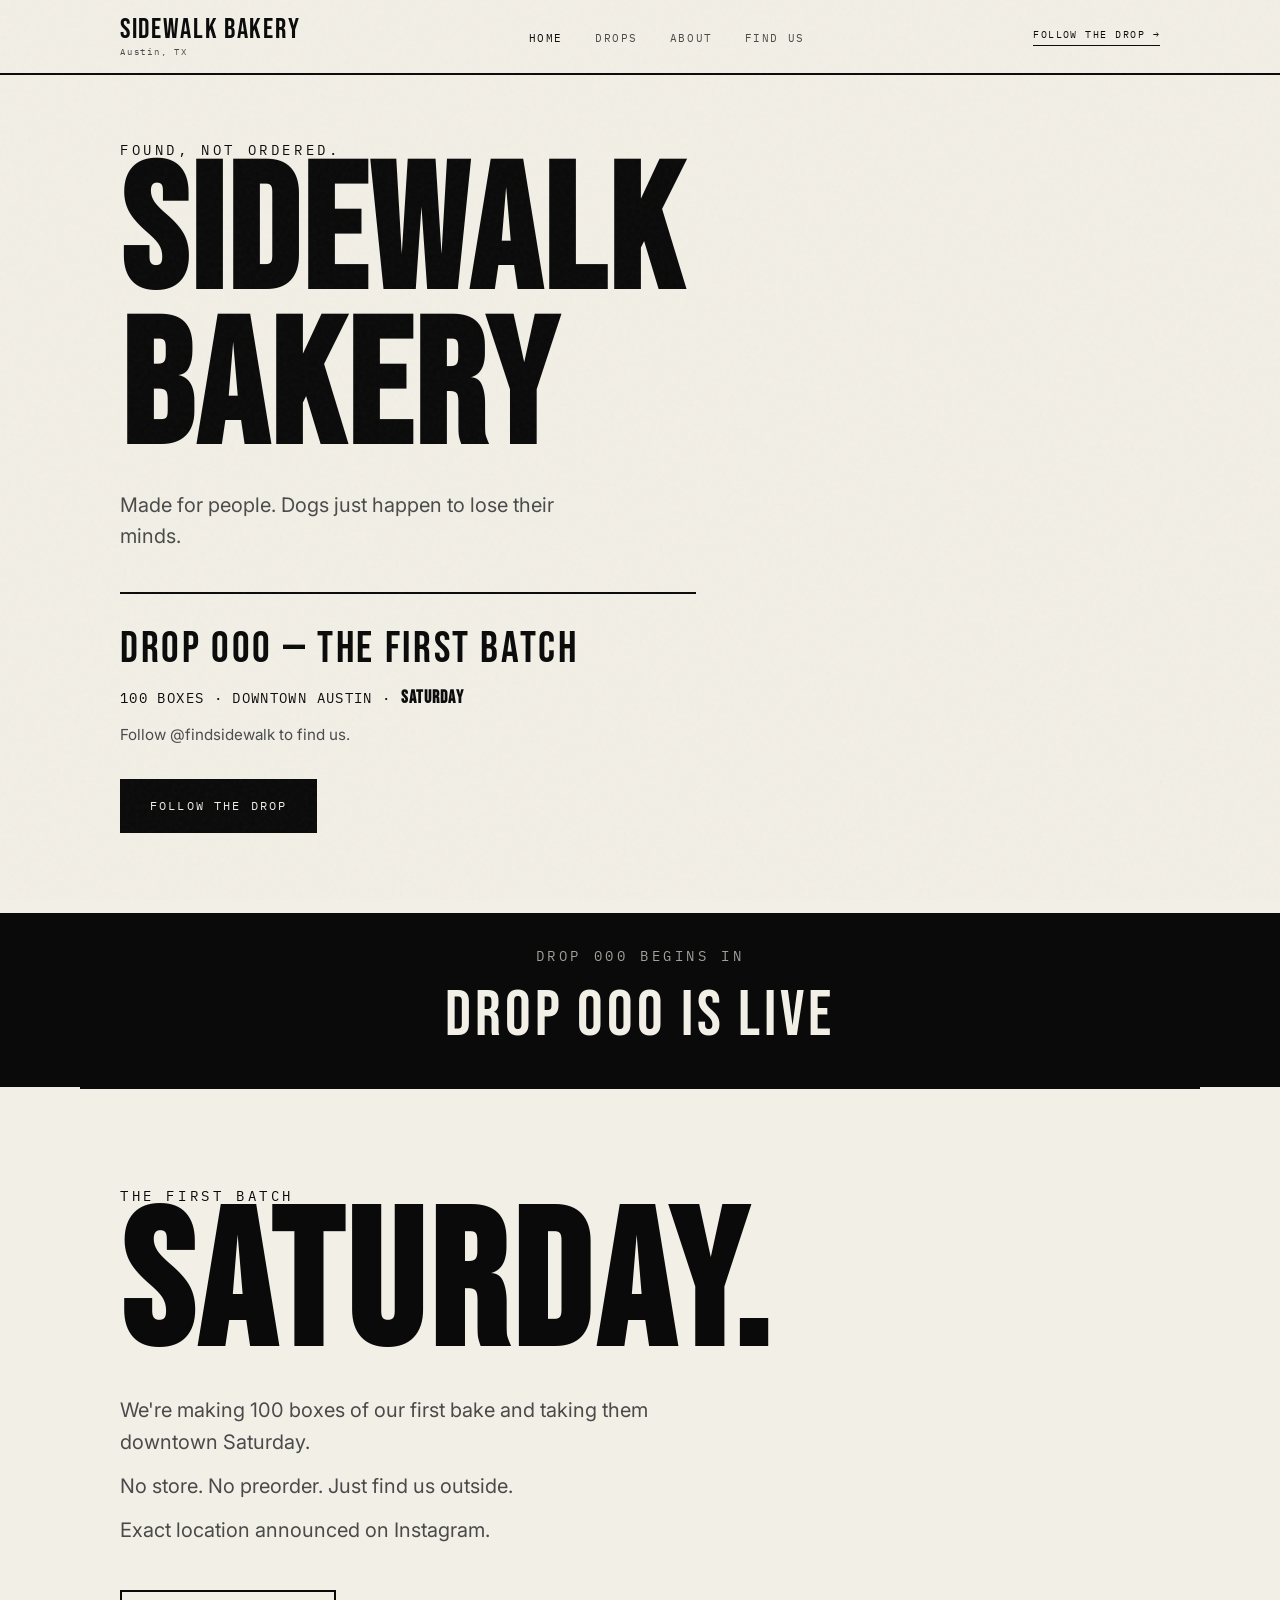
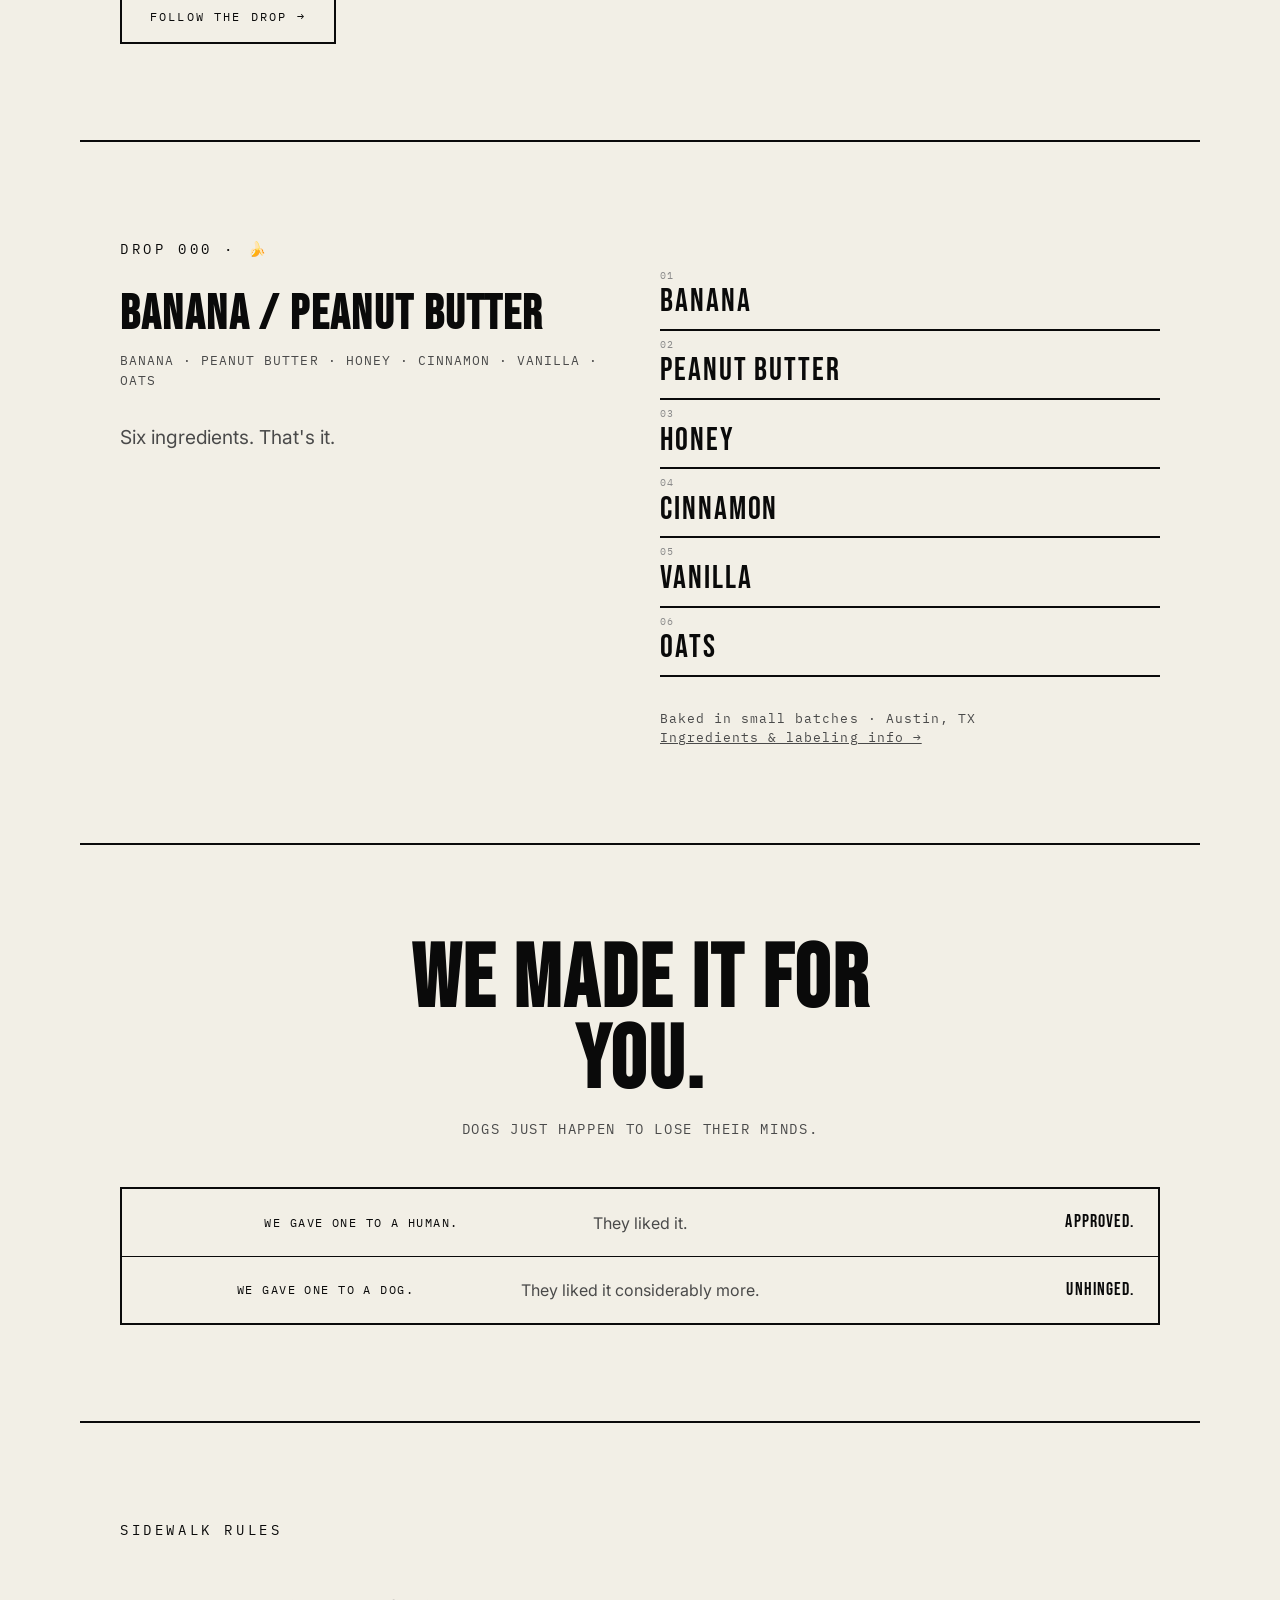
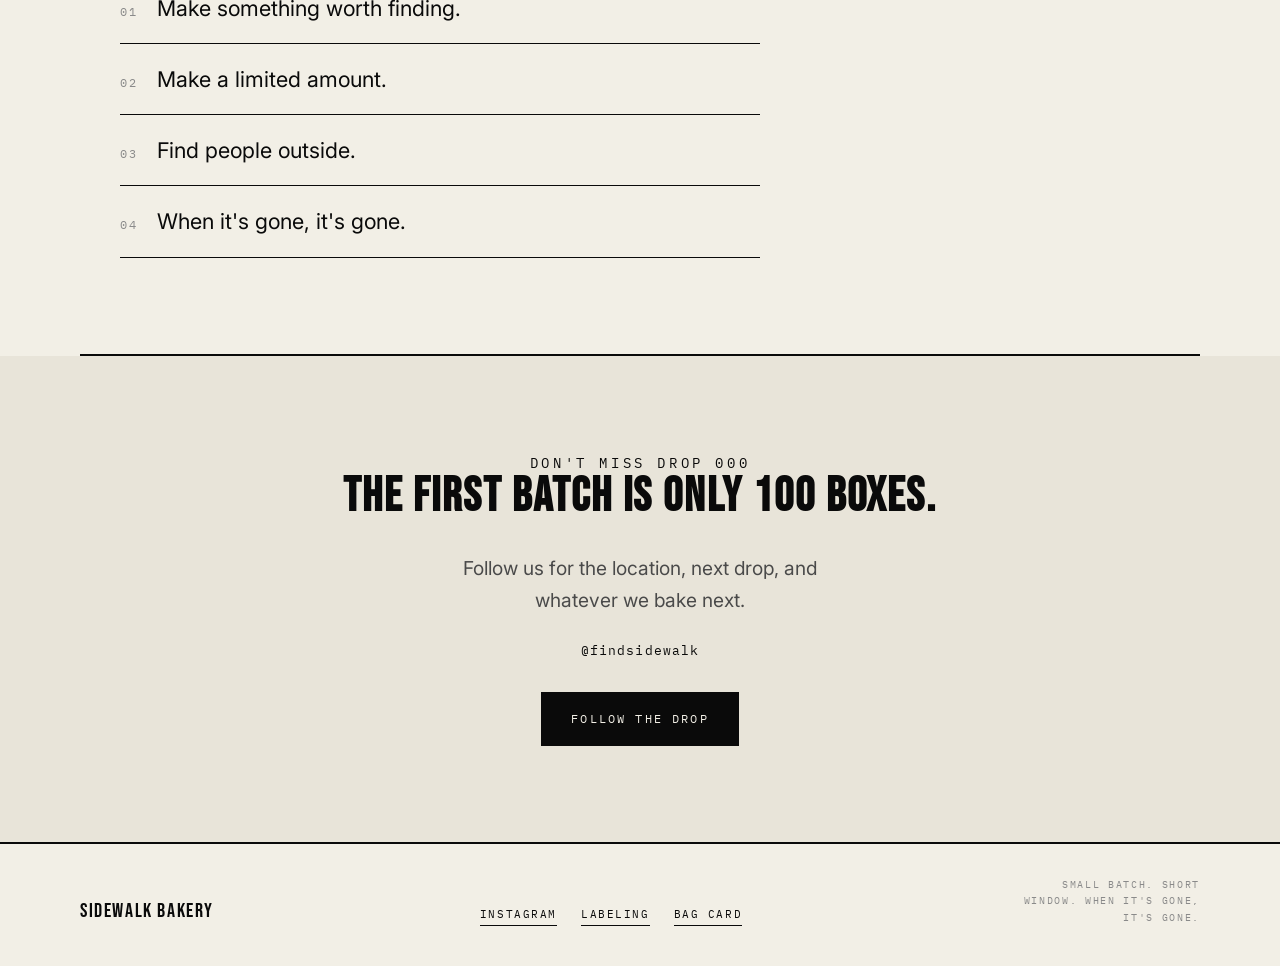
<file: index.html>
<!DOCTYPE html>
<html lang="en">
<head>
  <meta charset="UTF-8">
  <meta name="viewport" content="width=device-width, initial-scale=1.0">
  <title>Sidewalk Bakery — Found, Not Ordered</title>
  <meta name="description" content="Drop 000. 100 boxes downtown Austin, Saturday. Found, not ordered.">
  <link rel="preconnect" href="https://fonts.googleapis.com">
  <link rel="preconnect" href="https://fonts.gstatic.com" crossorigin>
  <link href="https://fonts.googleapis.com/css2?family=Bebas+Neue&family=IBM+Plex+Mono:wght@400;500&family=Inter:wght@400;500;600&display=swap" rel="stylesheet">
  <link rel="stylesheet" href="css/styles.css">
</head>
<body>
  <header class="site-header">
    <div class="header-inner">
      <a href="index.html" class="logo">
        Sidewalk Bakery
        <span>Austin, TX</span>
      </a>
      <nav>
        <ul class="nav">
          <li><a href="index.html" class="active">Home</a></li>
          <li><a href="drops.html">Drops</a></li>
          <li><a href="about.html">About</a></li>
          <li><a href="find-us.html">Find Us</a></li>
        </ul>
      </nav>
      <a href="#" class="nav-cta-header" data-instagram-link target="_blank" rel="noopener">Follow the Drop →</a>
    </div>
  </header>

  <main>
    <section class="section hero">
      <p class="tagline">Found, Not Ordered.</p>
      <h1 class="display-xl">Sidewalk<br>Bakery</h1>
      <p class="hero-hook">Made for people. Dogs just happen to lose their minds.</p>

      <div class="hero-drop-block">
        <p class="hero-drop-title">Drop 000 — The First Batch</p>
        <p class="hero-drop-meta">100 boxes · Downtown Austin · <strong class="saturday-hit">Saturday</strong></p>
        <p class="hero-drop-follow">Follow <span data-instagram-handle>@findsidewalk</span> to find us.</p>
        <a href="#" class="btn mt-md" data-instagram-link target="_blank" rel="noopener">Follow the Drop</a>
      </div>
    </section>

    <section class="section countdown-section">
      <p class="tagline text-center">Drop 000 begins in</p>
      <div class="countdown-display" id="drop-countdown" aria-live="polite"></div>
    </section>

    <hr class="rule">

    <section class="section saturday-section">
      <p class="tagline">The First Batch</p>
      <h2 class="display-lg saturday-headline">Saturday.</h2>
      <div class="saturday-copy">
        <p>We're making 100 boxes of our first bake and taking them downtown Saturday.</p>
        <p>No store. No preorder. Just find us outside.</p>
        <p>Exact location announced on Instagram.</p>
      </div>
      <a href="#" class="btn btn-outline mt-md" data-instagram-link target="_blank" rel="noopener">Follow the Drop →</a>
    </section>

    <hr class="rule">

    <section class="section">
      <div class="product-block">
        <div>
          <p class="tagline mb-md">Drop 000 · 🍌</p>
          <h2 class="display-md">Banana / Peanut Butter</h2>
          <p class="product-ingredient-line">Banana · Peanut Butter · Honey · Cinnamon · Vanilla · Oats</p>
          <p class="lead mt-md">Six ingredients. That's it.</p>
        </div>
        <div>
          <ul class="ingredient-list ingredient-list-compact">
            <li><span>01</span>Banana</li>
            <li><span>02</span>Peanut Butter</li>
            <li><span>03</span>Honey</li>
            <li><span>04</span>Cinnamon</li>
            <li><span>05</span>Vanilla</li>
            <li><span>06</span>Oats</li>
          </ul>
          <p class="mono mt-md text-muted">Baked in small batches · Austin, TX</p>
          <p class="mono text-muted"><a href="labeling.html">Ingredients &amp; labeling info →</a></p>
        </div>
      </div>
    </section>

    <hr class="rule">

    <section class="section concept-section">
      <h2 class="display-lg concept-headline">We made it for you.</h2>
      <p class="concept-sub">Dogs just happen to lose their minds.</p>
      <div class="taste-grid mt-lg">
        <div class="taste-row">
          <span class="subject">We gave one to a human.</span>
          <span class="verdict">They liked it.</span>
          <span class="reaction">Approved.</span>
        </div>
        <div class="taste-row">
          <span class="subject">We gave one to a dog.</span>
          <span class="verdict">They liked it considerably more.</span>
          <span class="reaction">Unhinged.</span>
        </div>
      </div>
    </section>

    <hr class="rule">

    <section class="section">
      <p class="tagline mb-md">Sidewalk Rules</p>
      <ol class="rules-list">
        <li><span class="rules-num">01</span>Make something worth finding.</li>
        <li><span class="rules-num">02</span>Make a limited amount.</li>
        <li><span class="rules-num">03</span>Find people outside.</li>
        <li><span class="rules-num">04</span>When it's gone, it's gone.</li>
      </ol>
    </section>

    <hr class="rule">

    <section class="section cta-bottom text-center">
      <p class="tagline">Don't miss drop 000</p>
      <h2 class="display-md mb-md">The first batch is only 100 boxes.</h2>
      <p class="lead" style="margin: 0 auto 1.5rem;">
        Follow us for the location, next drop, and whatever we bake next.
      </p>
      <p class="mono mb-md"><span data-instagram-handle>@findsidewalk</span></p>
      <a href="#" class="btn" data-instagram-link target="_blank" rel="noopener">Follow the Drop</a>
    </section>
  </main>

  <footer class="site-footer">
    <div class="footer-inner">
      <div class="footer-brand">Sidewalk Bakery</div>
      <div class="footer-links">
        <a href="#" class="footer-social" data-instagram-link target="_blank" rel="noopener">Instagram</a>
        <a href="labeling.html" class="footer-social">Labeling</a>
        <a href="card.html" class="footer-social">Bag Card</a>
      </div>
      <p class="footer-note">Small batch. Short window. When it's gone, it's gone.</p>
    </div>
  </footer>

  <script src="js/config.js"></script>
  <script src="js/main.js"></script>
</body>
</html>
</file>
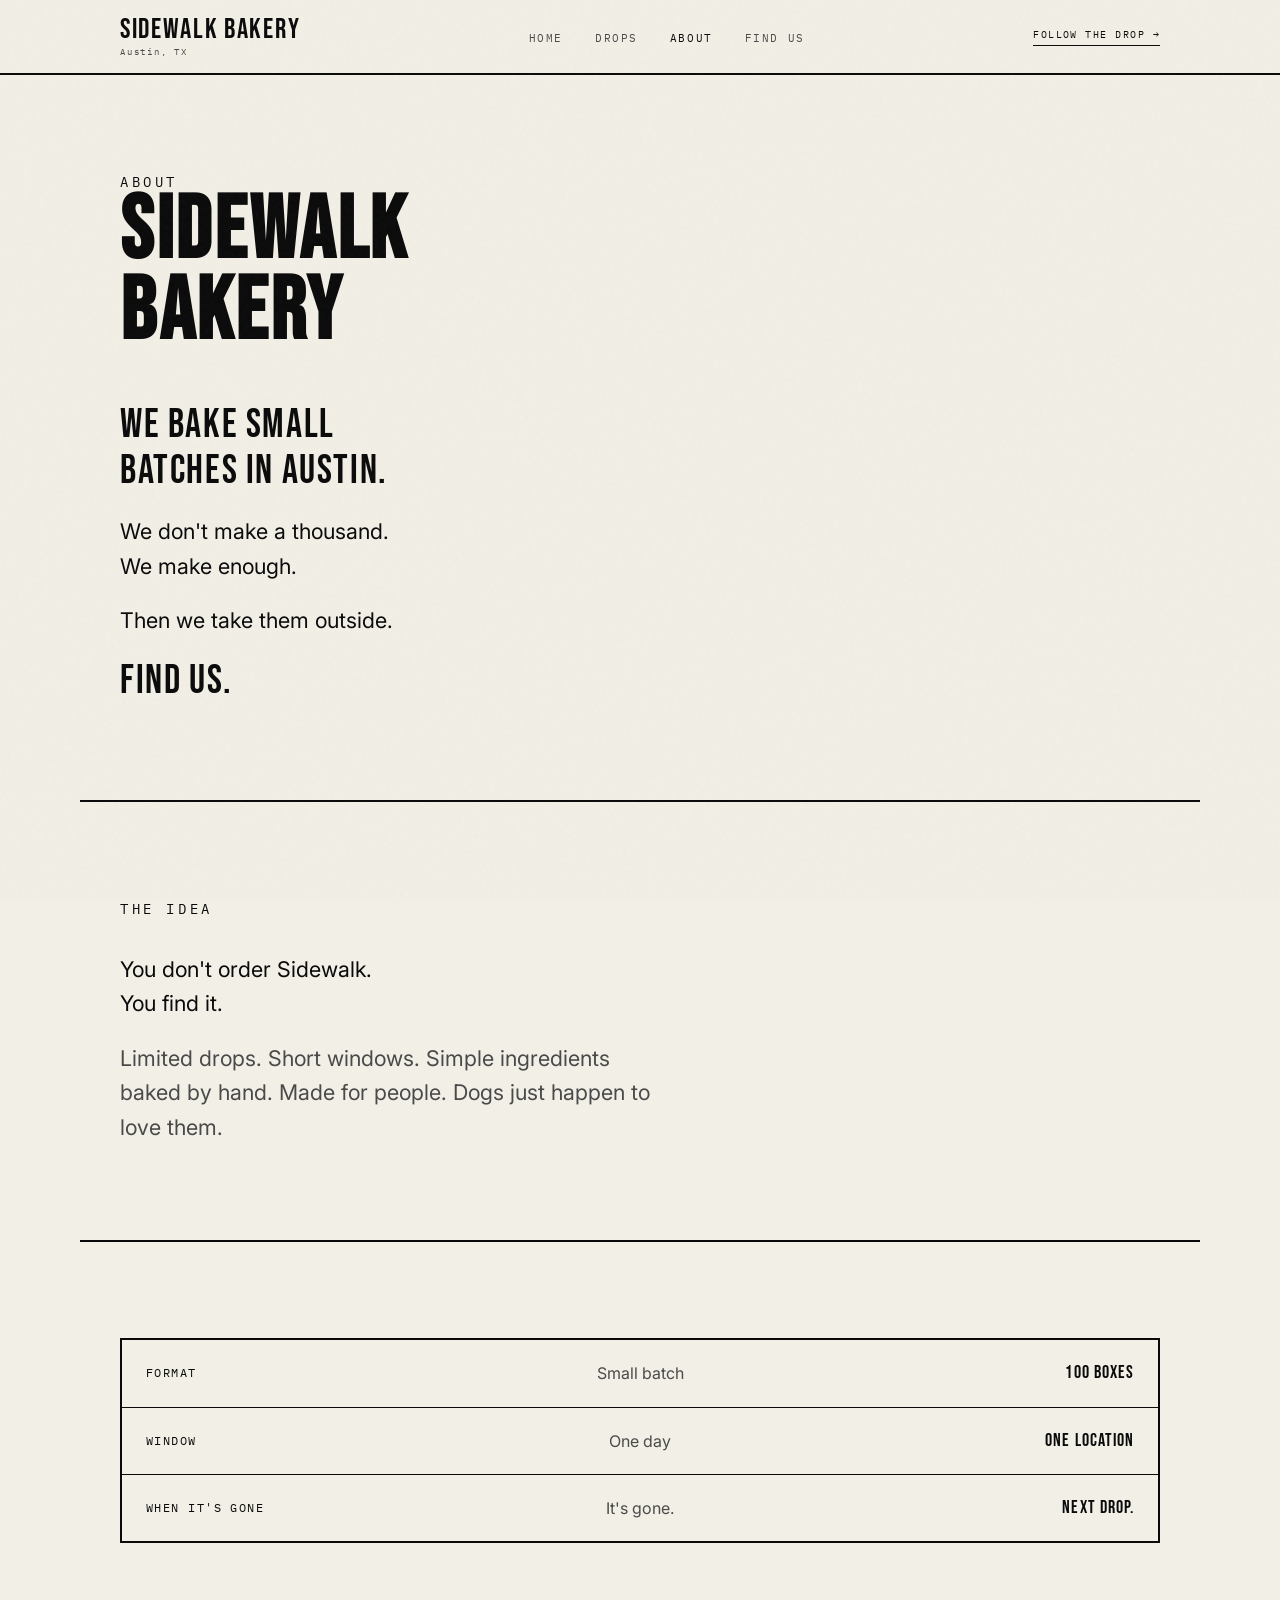
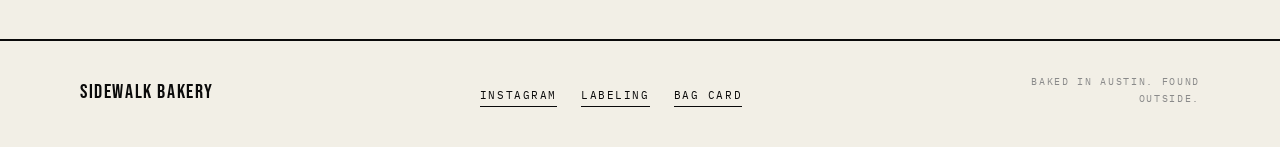
<file: about.html>
<!DOCTYPE html>
<html lang="en">
<head>
  <meta charset="UTF-8">
  <meta name="viewport" content="width=device-width, initial-scale=1.0">
  <title>About — Sidewalk Bakery</title>
  <meta name="description" content="Small-batch baked goods from Austin. We don't make a thousand. We make enough.">
  <link rel="preconnect" href="https://fonts.googleapis.com">
  <link rel="preconnect" href="https://fonts.gstatic.com" crossorigin>
  <link href="https://fonts.googleapis.com/css2?family=Bebas+Neue&family=IBM+Plex+Mono:wght@400;500&family=Inter:wght@400;500;600&display=swap" rel="stylesheet">
  <link rel="stylesheet" href="css/styles.css">
</head>
<body>
  <header class="site-header">
    <div class="header-inner">
      <a href="index.html" class="logo">
        Sidewalk Bakery
        <span>Austin, TX</span>
      </a>
      <nav>
        <ul class="nav">
          <li><a href="index.html">Home</a></li>
          <li><a href="drops.html">Drops</a></li>
          <li><a href="about.html" class="active">About</a></li>
          <li><a href="find-us.html">Find Us</a></li>
        </ul>
      </nav>
      <a href="#" class="nav-cta-header" data-instagram-link target="_blank" rel="noopener">Follow the Drop →</a>
    </div>
  </header>

  <main>
    <section class="section">
      <p class="tagline">About</p>
      <h1 class="display-lg">Sidewalk<br>Bakery</h1>

      <div class="about-stack mt-lg">
        <p class="emphasis">We bake small batches in Austin.</p>
        <p>We don't make a thousand.<br>We make enough.</p>
        <p>Then we take them outside.</p>
        <p class="emphasis">Find us.</p>
      </div>
    </section>

    <hr class="rule">

    <section class="section">
      <p class="tagline mb-md">The idea</p>
      <div class="about-stack">
        <p>You don't order Sidewalk.<br>You find it.</p>
        <p class="text-muted">
          Limited drops. Short windows. Simple ingredients baked by hand.
          Made for people. Dogs just happen to love them.
        </p>
      </div>
    </section>

    <hr class="rule">

    <section class="section">
      <div class="taste-grid">
        <div class="taste-row">
          <span class="subject">Format</span>
          <span class="verdict">Small batch</span>
          <span class="reaction">100 boxes</span>
        </div>
        <div class="taste-row">
          <span class="subject">Window</span>
          <span class="verdict">One day</span>
          <span class="reaction">One location</span>
        </div>
        <div class="taste-row">
          <span class="subject">When it's gone</span>
          <span class="verdict">It's gone.</span>
          <span class="reaction">Next drop.</span>
        </div>
      </div>
    </section>
  </main>

  <footer class="site-footer">
    <div class="footer-inner">
      <div class="footer-brand">Sidewalk Bakery</div>
      <div class="footer-links">
        <a href="#" class="footer-social" data-instagram-link target="_blank" rel="noopener">Instagram</a>
        <a href="labeling.html" class="footer-social">Labeling</a>
        <a href="card.html" class="footer-social">Bag Card</a>
      </div>
      <p class="footer-note">Baked in Austin. Found outside.</p>
    </div>
  </footer>

  <script src="js/config.js"></script>
  <script src="js/main.js"></script>
</body>
</html>
</file>
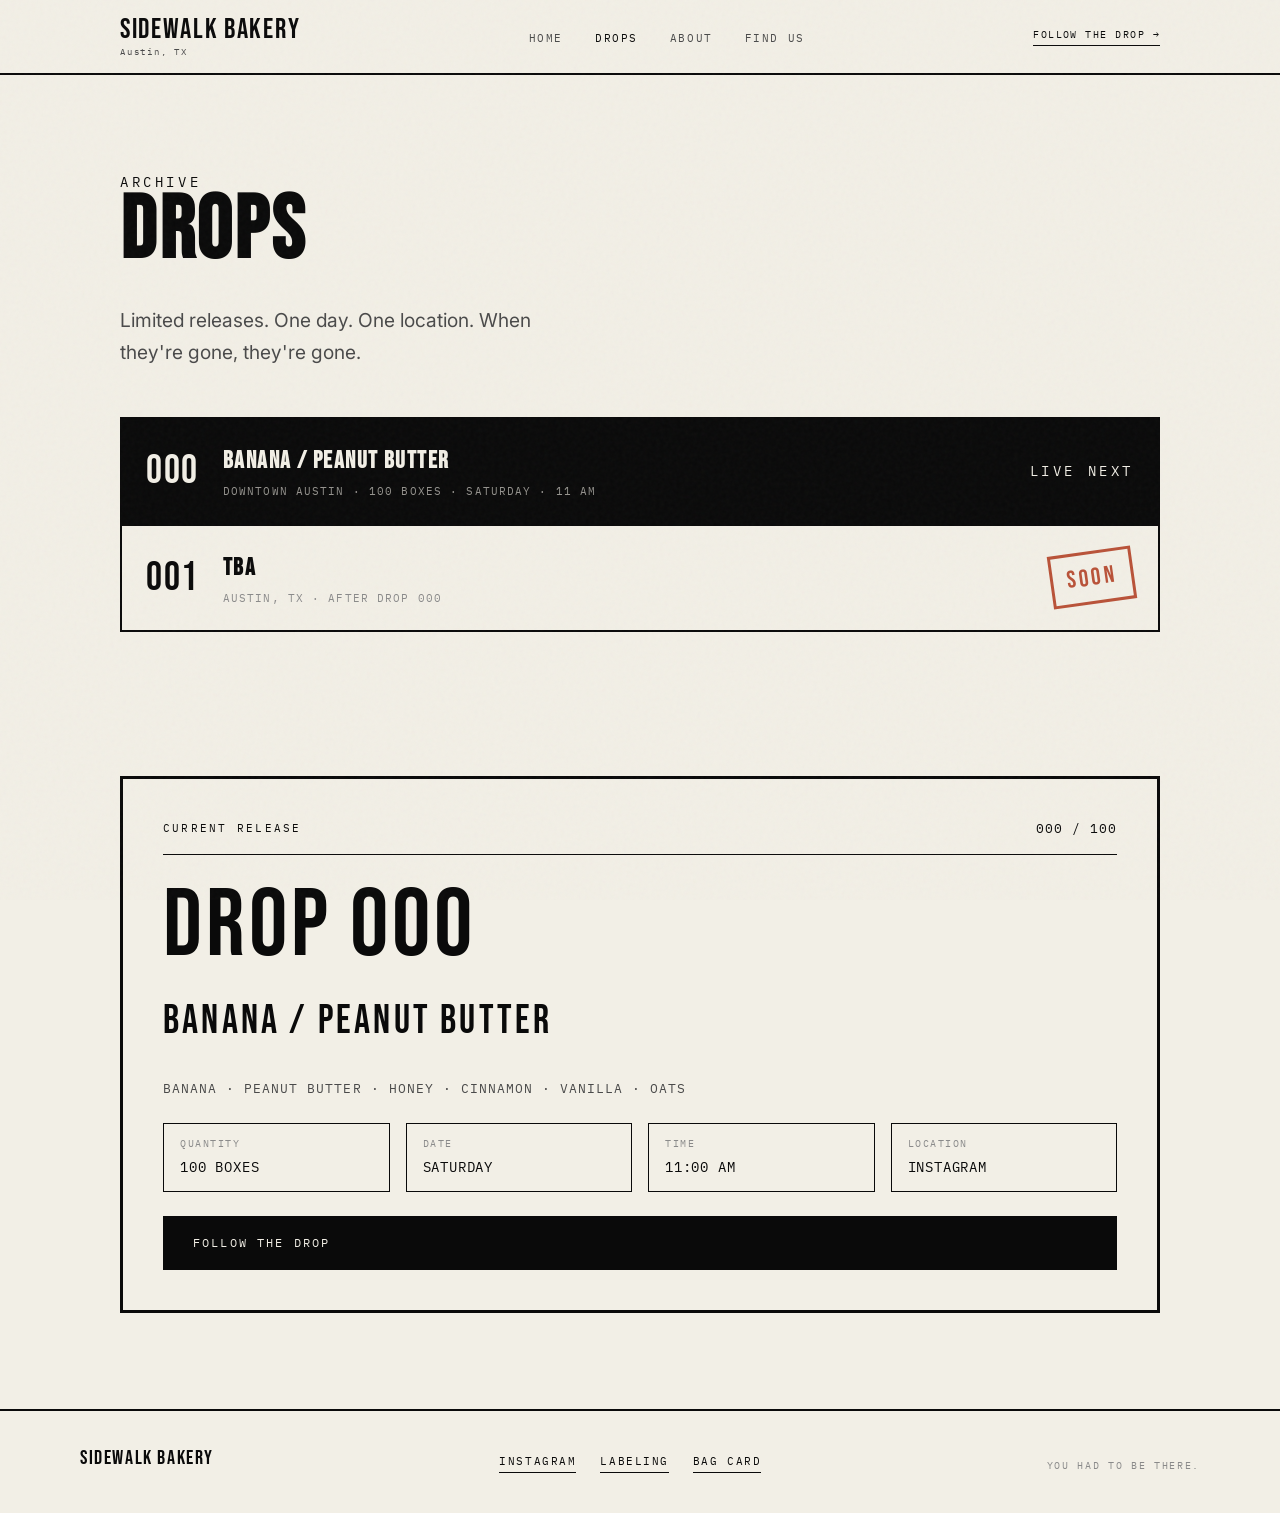
<file: drops.html>
<!DOCTYPE html>
<html lang="en">
<head>
  <meta charset="UTF-8">
  <meta name="viewport" content="width=device-width, initial-scale=1.0">
  <title>Drops — Sidewalk Bakery</title>
  <meta name="description" content="Drop 000 and archive. When it's gone, it's gone.">
  <link rel="preconnect" href="https://fonts.googleapis.com">
  <link rel="preconnect" href="https://fonts.gstatic.com" crossorigin>
  <link href="https://fonts.googleapis.com/css2?family=Bebas+Neue&family=IBM+Plex+Mono:wght@400;500&family=Inter:wght@400;500;600&display=swap" rel="stylesheet">
  <link rel="stylesheet" href="css/styles.css">
</head>
<body>
  <header class="site-header">
    <div class="header-inner">
      <a href="index.html" class="logo">
        Sidewalk Bakery
        <span>Austin, TX</span>
      </a>
      <nav>
        <ul class="nav">
          <li><a href="index.html">Home</a></li>
          <li><a href="drops.html" class="active">Drops</a></li>
          <li><a href="about.html">About</a></li>
          <li><a href="find-us.html">Find Us</a></li>
        </ul>
      </nav>
      <a href="#" class="nav-cta-header" data-instagram-link target="_blank" rel="noopener">Follow the Drop →</a>
    </div>
  </header>

  <main>
    <section class="section page-header">
      <p class="tagline">Archive</p>
      <h1 class="display-lg">Drops</h1>
      <p class="lead mt-md">Limited releases. One day. One location. When they're gone, they're gone.</p>
    </section>

    <section class="section section-tight">
      <ul class="archive-list">
        <li class="archive-item active">
          <div class="archive-item-inner">
            <div class="archive-number">000</div>
            <div class="archive-info">
              <h3>Banana / Peanut Butter</h3>
              <p class="archive-meta">Downtown Austin · 100 boxes · Saturday · 11 AM</p>
            </div>
            <span class="tagline">Live Next</span>
          </div>
        </li>
        <li class="archive-item">
          <div class="archive-item-inner">
            <div class="archive-number">001</div>
            <div class="archive-info">
              <h3>TBA</h3>
              <p class="archive-meta">Austin, TX · After Drop 000</p>
            </div>
            <span class="stamp">Soon</span>
          </div>
        </li>
      </ul>
    </section>

    <section class="section">
      <div class="drop-poster">
        <div class="drop-poster-inner">
          <div class="drop-label">
            <span>Current Release</span>
            <span class="mono">000 / 100</span>
          </div>
          <div class="drop-number">Drop 000</div>
          <div class="drop-flavor">Banana / Peanut Butter</div>
          <p class="product-ingredient-line">Banana · Peanut Butter · Honey · Cinnamon · Vanilla · Oats</p>
          <div class="drop-details">
            <div class="drop-detail">
              <div class="label">Quantity</div>
              <div class="value">100 Boxes</div>
            </div>
            <div class="drop-detail">
              <div class="label">Date</div>
              <div class="value">Saturday</div>
            </div>
            <div class="drop-detail">
              <div class="label">Time</div>
              <div class="value">11:00 AM</div>
            </div>
            <div class="drop-detail">
              <div class="label">Location</div>
              <div class="value">Instagram</div>
            </div>
          </div>
          <a href="#" class="btn" data-instagram-link target="_blank" rel="noopener">Follow the Drop</a>
        </div>
      </div>
    </section>
  </main>

  <footer class="site-footer">
    <div class="footer-inner">
      <div class="footer-brand">Sidewalk Bakery</div>
      <div class="footer-links">
        <a href="#" class="footer-social" data-instagram-link target="_blank" rel="noopener">Instagram</a>
        <a href="labeling.html" class="footer-social">Labeling</a>
        <a href="card.html" class="footer-social">Bag Card</a>
      </div>
      <p class="footer-note">You had to be there.</p>
    </div>
  </footer>

  <script src="js/config.js"></script>
  <script src="js/main.js"></script>
</body>
</html>
</file>
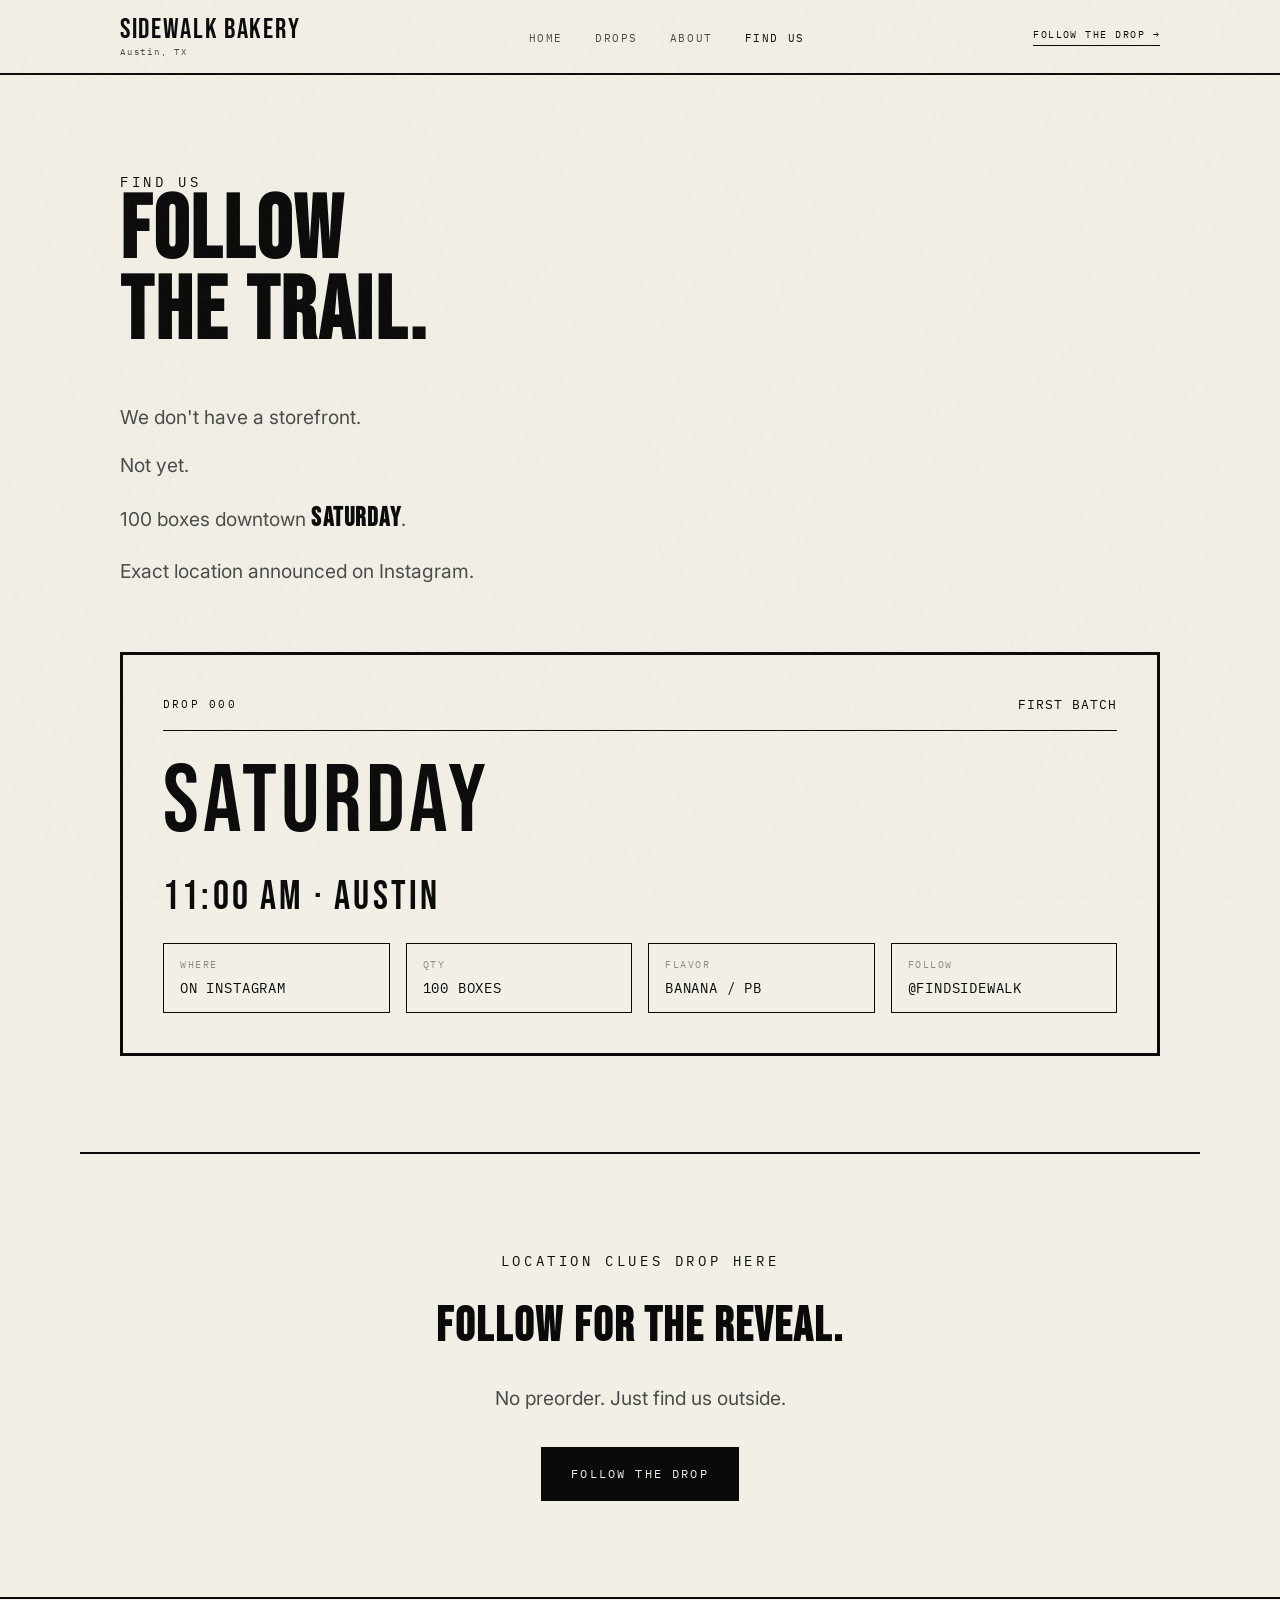
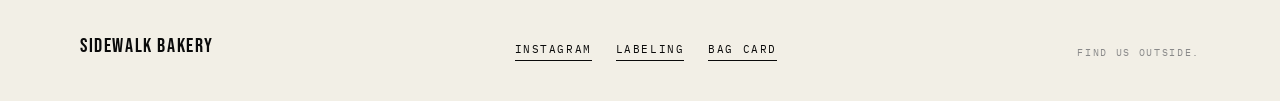
<file: find-us.html>
<!DOCTYPE html>
<html lang="en">
<head>
  <meta charset="UTF-8">
  <meta name="viewport" content="width=device-width, initial-scale=1.0">
  <title>Find Us — Sidewalk Bakery</title>
  <meta name="description" content="Drop 000 downtown Austin, Saturday. Location on Instagram.">
  <link rel="preconnect" href="https://fonts.googleapis.com">
  <link rel="preconnect" href="https://fonts.gstatic.com" crossorigin>
  <link href="https://fonts.googleapis.com/css2?family=Bebas+Neue&family=IBM+Plex+Mono:wght@400;500&family=Inter:wght@400;500;600&display=swap" rel="stylesheet">
  <link rel="stylesheet" href="css/styles.css">
</head>
<body>
  <header class="site-header">
    <div class="header-inner">
      <a href="index.html" class="logo">
        Sidewalk Bakery
        <span>Austin, TX</span>
      </a>
      <nav>
        <ul class="nav">
          <li><a href="index.html">Home</a></li>
          <li><a href="drops.html">Drops</a></li>
          <li><a href="about.html">About</a></li>
          <li><a href="find-us.html" class="active">Find Us</a></li>
        </ul>
      </nav>
      <a href="#" class="nav-cta-header" data-instagram-link target="_blank" rel="noopener">Follow the Drop →</a>
    </div>
  </header>

  <main>
    <section class="section">
      <p class="tagline">Find Us</p>
      <h1 class="display-lg">Follow<br>the trail.</h1>

      <div class="find-grid mt-lg">
        <div class="find-copy">
          <p>We don't have a storefront.</p>
          <p>Not yet.</p>
          <p>100 boxes downtown <strong class="saturday-hit">Saturday</strong>.</p>
          <p>Exact location announced on Instagram.</p>
        </div>

        <div class="drop-poster">
          <div class="drop-poster-inner">
            <div class="drop-label">
              <span>Drop 000</span>
              <span class="mono">First batch</span>
            </div>
            <div class="drop-number">Saturday</div>
            <div class="drop-flavor">11:00 AM · Austin</div>
            <div class="drop-details">
              <div class="drop-detail">
                <div class="label">Where</div>
                <div class="value" id="drop-coords">On Instagram</div>
              </div>
              <div class="drop-detail">
                <div class="label">Qty</div>
                <div class="value">100 Boxes</div>
              </div>
              <div class="drop-detail">
                <div class="label">Flavor</div>
                <div class="value">Banana / PB</div>
              </div>
              <div class="drop-detail">
                <div class="label">Follow</div>
                <div class="value" data-instagram-handle>@findsidewalk</div>
              </div>
            </div>
          </div>
        </div>
      </div>
    </section>

    <hr class="rule">

    <section class="section text-center">
      <p class="tagline mb-md">Location clues drop here</p>
      <h2 class="display-md mb-md">Follow for the reveal.</h2>
      <p class="lead" style="margin: 0 auto 2rem;">No preorder. Just find us outside.</p>
      <a href="#" class="btn" data-instagram-link target="_blank" rel="noopener">Follow the Drop</a>
    </section>
  </main>

  <footer class="site-footer">
    <div class="footer-inner">
      <div class="footer-brand">Sidewalk Bakery</div>
      <div class="footer-links">
        <a href="#" class="footer-social" data-instagram-link target="_blank" rel="noopener">Instagram</a>
        <a href="labeling.html" class="footer-social">Labeling</a>
        <a href="card.html" class="footer-social">Bag Card</a>
      </div>
      <p class="footer-note">Find us outside.</p>
    </div>
  </footer>

  <script src="js/config.js"></script>
  <script src="js/main.js"></script>
</body>
</html>
</file>
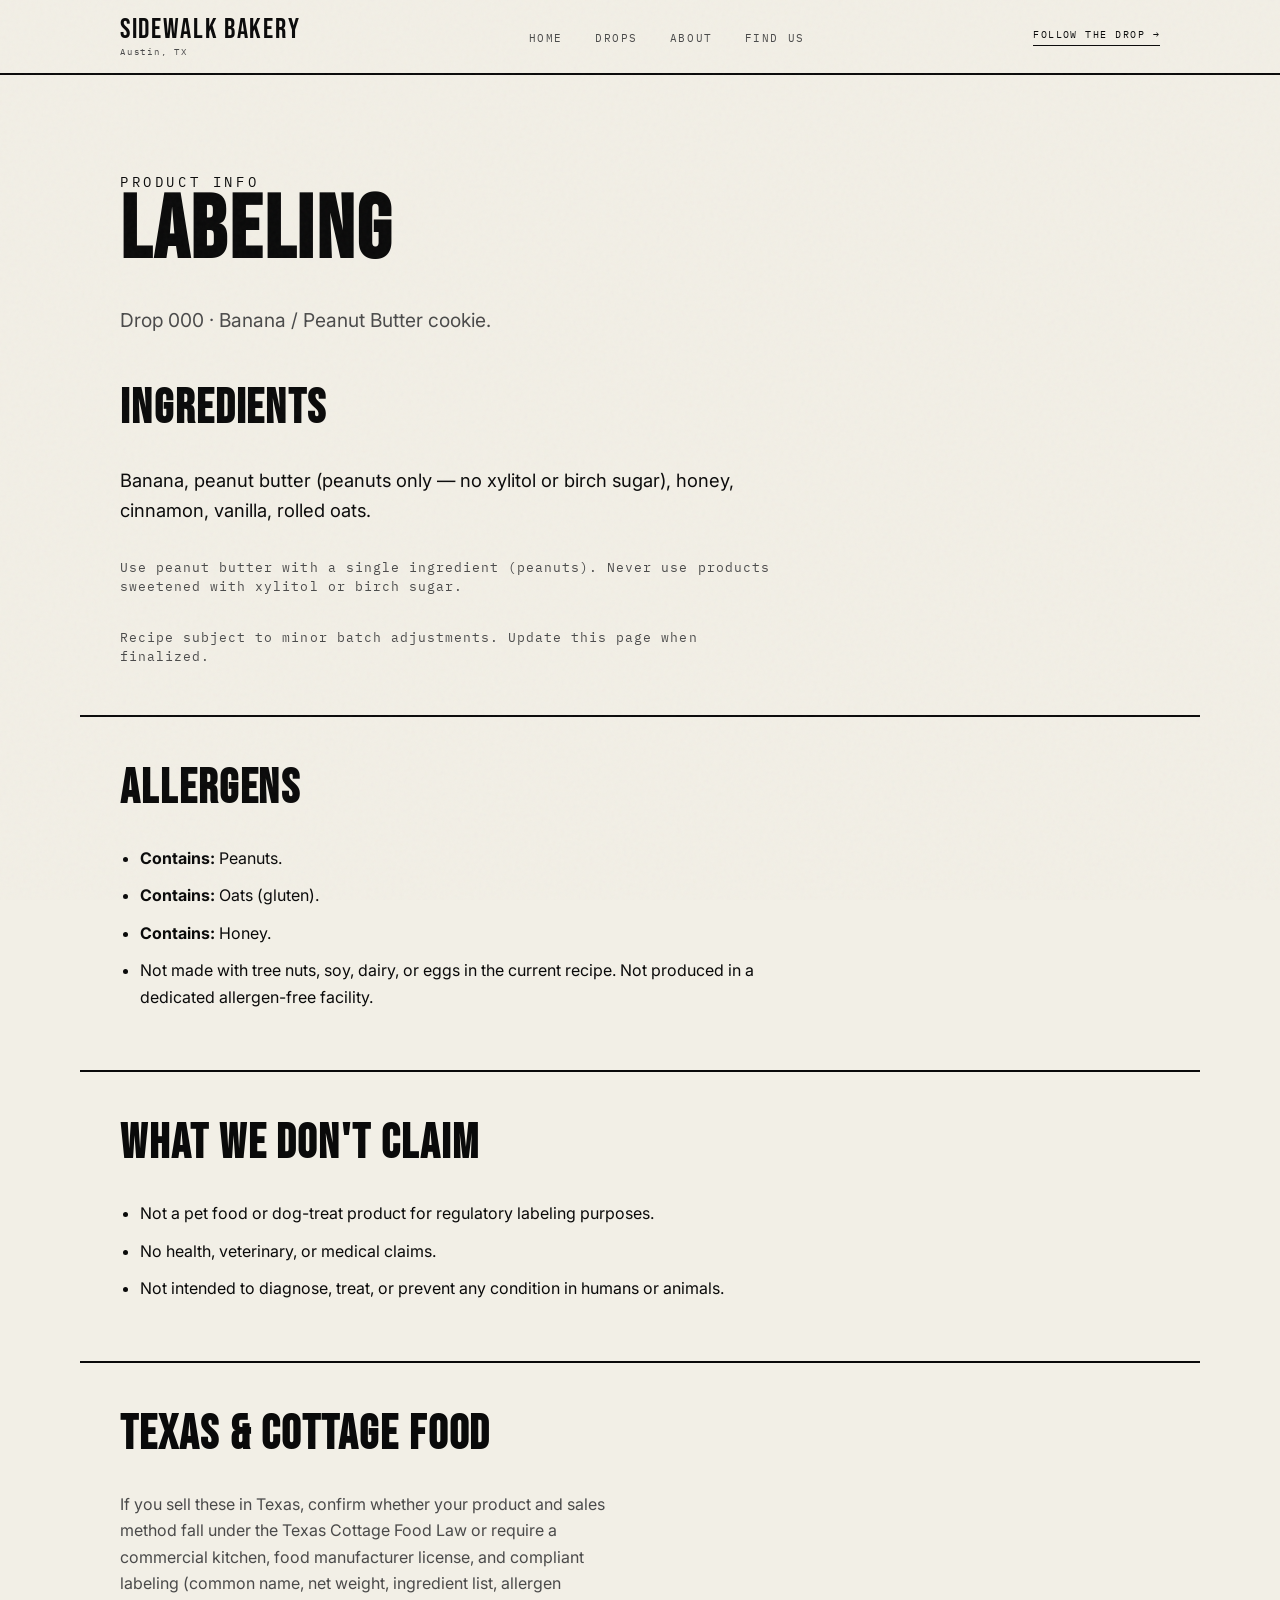
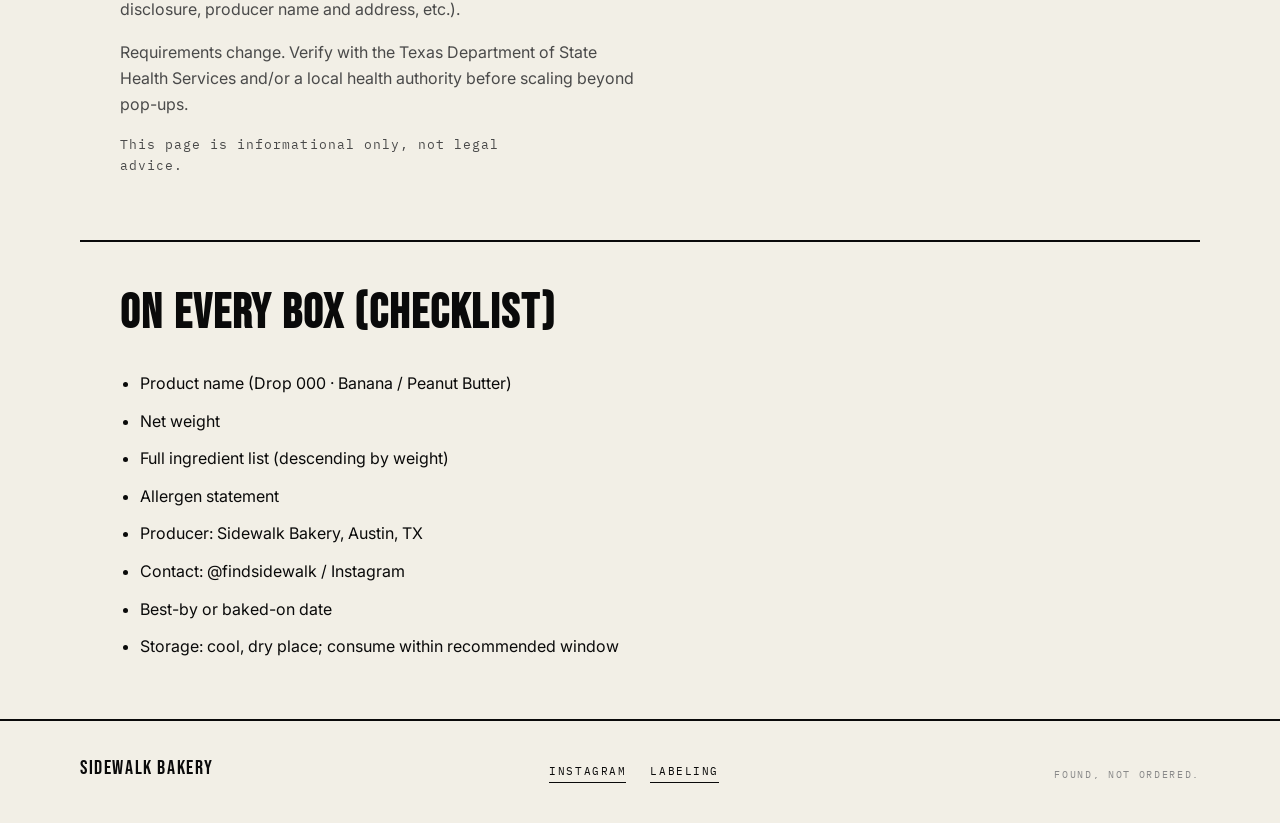
<file: labeling.html>
<!DOCTYPE html>
<html lang="en">
<head>
  <meta charset="UTF-8">
  <meta name="viewport" content="width=device-width, initial-scale=1.0">
  <title>Labeling &amp; Product Info — Sidewalk Bakery</title>
  <meta name="description" content="Ingredients, allergens, and product information for Sidewalk Bakery Drop 000.">
  <link rel="preconnect" href="https://fonts.googleapis.com">
  <link rel="preconnect" href="https://fonts.gstatic.com" crossorigin>
  <link href="https://fonts.googleapis.com/css2?family=Bebas+Neue&family=IBM+Plex+Mono:wght@400;500&family=Inter:wght@400;500;600&display=swap" rel="stylesheet">
  <link rel="stylesheet" href="css/styles.css">
</head>
<body>
  <header class="site-header">
    <div class="header-inner">
      <a href="index.html" class="logo">
        Sidewalk Bakery
        <span>Austin, TX</span>
      </a>
      <nav>
        <ul class="nav">
          <li><a href="index.html">Home</a></li>
          <li><a href="drops.html">Drops</a></li>
          <li><a href="about.html">About</a></li>
          <li><a href="find-us.html">Find Us</a></li>
        </ul>
      </nav>
      <a href="#" class="nav-cta-header" data-instagram-link target="_blank" rel="noopener">Follow the Drop →</a>
    </div>
  </header>

  <main>
    <section class="section page-header">
      <p class="tagline">Product info</p>
      <h1 class="display-lg">Labeling</h1>
      <p class="lead mt-md">Drop 000 · Banana / Peanut Butter cookie.</p>
    </section>

    <section class="section section-tight">
      <div class="label-block">
        <h2 class="display-md mb-md">Ingredients</h2>
        <p class="label-ingredients">
          Banana, peanut butter (peanuts only — no xylitol or birch sugar), honey, cinnamon, vanilla, rolled oats.
        </p>
        <p class="mono text-muted mt-md">
          Use peanut butter with a single ingredient (peanuts). Never use products sweetened with xylitol or birch sugar.
        </p>
        <p class="mono text-muted mt-md">Recipe subject to minor batch adjustments. Update this page when finalized.</p>
      </div>
    </section>

    <hr class="rule">

    <section class="section section-tight">
      <h2 class="display-md mb-md">Allergens</h2>
      <ul class="label-list">
        <li><strong>Contains:</strong> Peanuts.</li>
        <li><strong>Contains:</strong> Oats (gluten).</li>
        <li><strong>Contains:</strong> Honey.</li>
        <li>Not made with tree nuts, soy, dairy, or eggs in the current recipe. Not produced in a dedicated allergen-free facility.</li>
      </ul>
    </section>

    <hr class="rule">

    <section class="section section-tight">
      <h2 class="display-md mb-md">What we don't claim</h2>
      <ul class="label-list">
        <li>Not a pet food or dog-treat product for regulatory labeling purposes.</li>
        <li>No health, veterinary, or medical claims.</li>
        <li>Not intended to diagnose, treat, or prevent any condition in humans or animals.</li>
      </ul>
    </section>

    <hr class="rule">

    <section class="section section-tight">
      <h2 class="display-md mb-md">Texas &amp; cottage food</h2>
      <div class="label-prose">
        <p>
          If you sell these in Texas, confirm whether your product and sales method fall under
          the Texas Cottage Food Law or require a commercial kitchen, food manufacturer license,
          and compliant labeling (common name, net weight, ingredient list, allergen disclosure,
          producer name and address, etc.).
        </p>
        <p>
          Requirements change. Verify with the Texas Department of State Health Services and/or
          a local health authority before scaling beyond pop-ups.
        </p>
        <p class="mono text-muted">
          This page is informational only, not legal advice.
        </p>
      </div>
    </section>

    <hr class="rule">

    <section class="section section-tight">
      <h2 class="display-md mb-md">On every box (checklist)</h2>
      <ul class="label-list">
        <li>Product name (Drop 000 · Banana / Peanut Butter)</li>
        <li>Net weight</li>
        <li>Full ingredient list (descending by weight)</li>
        <li>Allergen statement</li>
        <li>Producer: Sidewalk Bakery, Austin, TX</li>
        <li>Contact: <span data-instagram-handle>@findsidewalk</span> / Instagram</li>
        <li>Best-by or baked-on date</li>
        <li>Storage: cool, dry place; consume within recommended window</li>
      </ul>
    </section>
  </main>

  <footer class="site-footer">
    <div class="footer-inner">
      <div class="footer-brand">Sidewalk Bakery</div>
      <div class="footer-links">
        <a href="#" class="footer-social" data-instagram-link target="_blank" rel="noopener">Instagram</a>
        <a href="labeling.html" class="footer-social">Labeling</a>
      </div>
      <p class="footer-note">Found, not ordered.</p>
    </div>
  </footer>

  <script src="js/config.js"></script>
  <script src="js/main.js"></script>
</body>
</html>
</file>
<file: css/styles.css>
/* SIDEWALK BAKERY — visual system */

:root {
  --paper: #f2efe6;
  --paper-dark: #e8e4d9;
  --ink: #0a0a0a;
  --ink-muted: #4a4a4a;
  --ink-faint: #8a8a8a;
  --accent: #b5452a;
  --rule: #0a0a0a;

  --font-display: 'Bebas Neue', 'Arial Narrow', sans-serif;
  --font-body: 'Inter', system-ui, sans-serif;
  --font-mono: 'IBM Plex Mono', 'Courier New', monospace;

  --max: 1120px;
  --pad: clamp(1.25rem, 4vw, 2.5rem);
}

*, *::before, *::after { box-sizing: border-box; margin: 0; padding: 0; }

html { scroll-behavior: smooth; }

body {
  font-family: var(--font-body);
  background: var(--paper);
  color: var(--ink);
  line-height: 1.5;
  -webkit-font-smoothing: antialiased;
}

::selection {
  background: var(--ink);
  color: var(--paper);
}

a { color: inherit; }

img { max-width: 100%; display: block; }

/* grain overlay */
body::before {
  content: '';
  position: fixed;
  inset: 0;
  pointer-events: none;
  z-index: 9999;
  opacity: 0.035;
  background-image: url("data:image/svg+xml,%3Csvg viewBox='0 0 256 256' xmlns='http://www.w3.org/2000/svg'%3E%3Cfilter id='n'%3E%3CfeTurbulence type='fractalNoise' baseFrequency='0.85' numOctaves='4' stitchTiles='stitch'/%3E%3C/filter%3E%3Crect width='100%25' height='100%25' filter='url(%23n)'/%3E%3C/svg%3E");
}

/* ── header ── */

.site-header {
  position: sticky;
  top: 0;
  z-index: 100;
  background: var(--paper);
  border-bottom: 2px solid var(--ink);
}

.header-inner {
  max-width: var(--max);
  margin: 0 auto;
  padding: 1rem var(--pad);
  display: flex;
  align-items: center;
  justify-content: space-between;
  gap: 1.5rem;
}

.logo {
  font-family: var(--font-display);
  font-size: clamp(1.4rem, 3vw, 1.75rem);
  letter-spacing: 0.06em;
  text-decoration: none;
  line-height: 1;
}

.logo span {
  display: block;
  font-family: var(--font-mono);
  font-size: 0.55rem;
  letter-spacing: 0.2em;
  margin-top: 0.25rem;
  color: var(--ink-muted);
}

.nav {
  display: flex;
  gap: clamp(1rem, 3vw, 2rem);
  list-style: none;
}

.nav a {
  font-family: var(--font-mono);
  font-size: 0.7rem;
  letter-spacing: 0.14em;
  text-decoration: none;
  text-transform: uppercase;
  color: var(--ink-muted);
  transition: color 0.15s;
}

.nav a:hover,
.nav a.active {
  color: var(--ink);
}

/* ── layout ── */

main { min-height: 60vh; }

.section {
  max-width: var(--max);
  margin: 0 auto;
  padding: clamp(3rem, 8vw, 6rem) var(--pad);
}

.section-tight {
  padding-top: clamp(2rem, 5vw, 3rem);
  padding-bottom: clamp(2rem, 5vw, 3rem);
}

.rule {
  border: none;
  border-top: 2px solid var(--ink);
  max-width: var(--max);
  margin: 0 auto;
}

/* ── type ── */

.display-xl {
  font-family: var(--font-display);
  font-size: clamp(4rem, 16vw, 11rem);
  line-height: 0.88;
  letter-spacing: 0.02em;
  text-transform: uppercase;
}

.display-lg {
  font-family: var(--font-display);
  font-size: clamp(2.5rem, 8vw, 5.5rem);
  line-height: 0.92;
  letter-spacing: 0.03em;
  text-transform: uppercase;
}

.display-md {
  font-family: var(--font-display);
  font-size: clamp(1.75rem, 5vw, 3rem);
  line-height: 1;
  letter-spacing: 0.04em;
  text-transform: uppercase;
}

.tagline {
  font-family: var(--font-mono);
  font-size: clamp(0.75rem, 2vw, 0.9rem);
  letter-spacing: 0.25em;
  text-transform: uppercase;
}

.lead {
  font-size: clamp(1rem, 2.2vw, 1.2rem);
  max-width: 36ch;
  color: var(--ink-muted);
  line-height: 1.65;
}

.mono {
  font-family: var(--font-mono);
  font-size: 0.8rem;
  letter-spacing: 0.08em;
}

/* ── hero ── */

.hero {
  padding-top: clamp(2.5rem, 6vw, 4rem);
  padding-bottom: clamp(3rem, 8vw, 5rem);
}

.hero-grid {
  display: grid;
  grid-template-columns: 1fr;
  gap: 2rem;
}

.hero-meta {
  display: flex;
  flex-wrap: wrap;
  gap: 1.5rem 2.5rem;
  margin-top: 2rem;
  padding-top: 1.5rem;
  border-top: 1px solid var(--ink);
}

.hero-meta dt {
  font-family: var(--font-mono);
  font-size: 0.65rem;
  letter-spacing: 0.18em;
  text-transform: uppercase;
  color: var(--ink-faint);
  margin-bottom: 0.25rem;
}

.hero-meta dd {
  font-family: var(--font-display);
  font-size: 1.25rem;
  letter-spacing: 0.06em;
}

/* ── drop poster ── */

.drop-poster {
  border: 3px solid var(--ink);
  background: var(--paper);
  position: relative;
}

.drop-poster-inner {
  padding: clamp(1.5rem, 4vw, 2.5rem);
  display: grid;
  gap: 1.5rem;
}

.drop-label {
  font-family: var(--font-mono);
  font-size: 0.7rem;
  letter-spacing: 0.2em;
  text-transform: uppercase;
  display: flex;
  justify-content: space-between;
  align-items: center;
  padding-bottom: 1rem;
  border-bottom: 1px solid var(--ink);
}

.drop-number {
  font-family: var(--font-display);
  font-size: clamp(3rem, 10vw, 6rem);
  line-height: 1;
  letter-spacing: 0.04em;
}

.drop-flavor {
  font-family: var(--font-display);
  font-size: clamp(1.5rem, 4vw, 2.5rem);
  letter-spacing: 0.08em;
  line-height: 1.1;
}

.drop-details {
  display: grid;
  grid-template-columns: repeat(auto-fit, minmax(140px, 1fr));
  gap: 1rem;
}

.drop-detail {
  border: 1px solid var(--ink);
  padding: 0.85rem 1rem;
}

.drop-detail .label {
  font-family: var(--font-mono);
  font-size: 0.6rem;
  letter-spacing: 0.16em;
  text-transform: uppercase;
  color: var(--ink-faint);
  margin-bottom: 0.35rem;
}

.drop-detail .value {
  font-family: var(--font-mono);
  font-size: 0.85rem;
  letter-spacing: 0.06em;
  text-transform: uppercase;
}

.drop-location-hidden {
  font-family: var(--font-mono);
  font-size: 0.8rem;
  letter-spacing: 0.1em;
  text-transform: uppercase;
  color: var(--ink-muted);
  padding: 1rem;
  border: 1px dashed var(--ink);
  text-align: center;
}

/* ── buttons ── */

.btn {
  display: inline-block;
  font-family: var(--font-mono);
  font-size: 0.75rem;
  letter-spacing: 0.18em;
  text-transform: uppercase;
  text-decoration: none;
  padding: 1rem 1.75rem;
  border: 2px solid var(--ink);
  background: var(--ink);
  color: var(--paper);
  transition: all 0.15s;
  cursor: pointer;
}

.btn:hover {
  background: transparent;
  color: var(--ink);
}

.btn-outline {
  background: transparent;
  color: var(--ink);
}

.btn-outline:hover {
  background: var(--ink);
  color: var(--paper);
}

/* ── stamp ── */

.stamp {
  display: inline-block;
  font-family: var(--font-display);
  font-size: 1.5rem;
  letter-spacing: 0.12em;
  color: var(--accent);
  border: 3px solid var(--accent);
  padding: 0.35rem 0.85rem;
  transform: rotate(-8deg);
  opacity: 0.92;
}

.stamp-lg {
  font-size: clamp(2rem, 6vw, 3.5rem);
  padding: 0.5rem 1.25rem;
  transform: rotate(-12deg);
}

.stamp-overlay {
  position: absolute;
  top: 50%;
  left: 50%;
  transform: translate(-50%, -50%) rotate(-12deg);
  pointer-events: none;
  z-index: 2;
}

/* ── product block ── */

.product-block {
  display: grid;
  grid-template-columns: 1fr;
  gap: 2.5rem;
  align-items: start;
}

@media (min-width: 768px) {
  .product-block {
    grid-template-columns: 1fr 1fr;
  }
}

.ingredient-list {
  list-style: none;
  margin-top: 1.5rem;
}

.ingredient-list li {
  font-family: var(--font-display);
  font-size: clamp(2rem, 5vw, 3.5rem);
  letter-spacing: 0.06em;
  line-height: 1.15;
  border-bottom: 2px solid var(--ink);
  padding: 0.5rem 0;
}

.ingredient-list li span {
  font-family: var(--font-mono);
  font-size: 0.65rem;
  letter-spacing: 0.14em;
  color: var(--ink-faint);
  display: block;
  margin-bottom: 0.15rem;
}

/* ── taste test ── */

.taste-grid {
  display: grid;
  gap: 0;
  border: 2px solid var(--ink);
}

.taste-row {
  display: grid;
  grid-template-columns: 1fr auto 1fr;
  gap: 1rem;
  align-items: center;
  padding: 1.25rem 1.5rem;
  border-bottom: 1px solid var(--ink);
}

.taste-row:last-child { border-bottom: none; }

.taste-row .subject {
  font-family: var(--font-mono);
  font-size: 0.75rem;
  letter-spacing: 0.12em;
  text-transform: uppercase;
}

.taste-row .verdict {
  font-size: 1rem;
  color: var(--ink-muted);
}

.taste-row .reaction {
  font-family: var(--font-display);
  font-size: 1.1rem;
  letter-spacing: 0.06em;
  text-align: right;
}

@media (max-width: 600px) {
  .taste-row {
    grid-template-columns: 1fr;
    text-align: left;
  }
  .taste-row .reaction { text-align: left; }
}

/* ── drop archive ── */

.archive-list {
  list-style: none;
  display: flex;
  flex-direction: column;
  gap: 0;
}

.archive-item {
  border: 2px solid var(--ink);
  border-bottom: none;
  position: relative;
}

.archive-item:last-child { border-bottom: 2px solid var(--ink); }

.archive-item-inner {
  display: grid;
  grid-template-columns: auto 1fr auto;
  gap: 1.5rem;
  align-items: center;
  padding: 1.5rem;
}

.archive-item.active {
  background: var(--ink);
  color: var(--paper);
}

.archive-item.active .archive-meta {
  color: rgba(242, 239, 230, 0.6);
}

.archive-number {
  font-family: var(--font-display);
  font-size: 2.5rem;
  letter-spacing: 0.04em;
  line-height: 1;
}

.archive-info h3 {
  font-family: var(--font-display);
  font-size: 1.5rem;
  letter-spacing: 0.06em;
  margin-bottom: 0.25rem;
}

.archive-meta {
  font-family: var(--font-mono);
  font-size: 0.7rem;
  letter-spacing: 0.1em;
  text-transform: uppercase;
  color: var(--ink-faint);
}

.archive-item.active .stamp {
  color: var(--paper);
  border-color: var(--paper);
}

@media (max-width: 640px) {
  .archive-item-inner {
    grid-template-columns: 1fr;
    gap: 0.75rem;
  }
}

/* ── about ── */

.about-stack p {
  font-size: clamp(1.1rem, 2.5vw, 1.35rem);
  line-height: 1.6;
  max-width: 42ch;
  margin-bottom: 1.25rem;
}

.about-stack p:last-child { margin-bottom: 0; }

.about-stack .emphasis {
  font-family: var(--font-display);
  font-size: clamp(1.75rem, 4vw, 2.5rem);
  letter-spacing: 0.04em;
  line-height: 1.15;
  max-width: 20ch;
}

/* ── find us ── */

.find-grid {
  display: grid;
  gap: 3rem;
}

.find-copy p {
  font-size: clamp(1.05rem, 2.2vw, 1.2rem);
  color: var(--ink-muted);
  max-width: 40ch;
  margin-bottom: 1rem;
  line-height: 1.65;
}

/* ── footer ── */

.site-footer {
  border-top: 2px solid var(--ink);
  padding: 2rem var(--pad) 2.5rem;
}

.footer-inner {
  max-width: var(--max);
  margin: 0 auto;
  display: flex;
  flex-wrap: wrap;
  justify-content: space-between;
  align-items: end;
  gap: 1.5rem;
}

.footer-brand {
  font-family: var(--font-display);
  font-size: 1.25rem;
  letter-spacing: 0.08em;
}

.footer-note {
  font-family: var(--font-mono);
  font-size: 0.65rem;
  letter-spacing: 0.16em;
  text-transform: uppercase;
  color: var(--ink-faint);
  max-width: 32ch;
  text-align: right;
  line-height: 1.6;
}

.footer-social {
  font-family: var(--font-mono);
  font-size: 0.7rem;
  letter-spacing: 0.14em;
  text-transform: uppercase;
  text-decoration: none;
  border-bottom: 1px solid var(--ink);
  padding-bottom: 0.15rem;
}

.footer-social:hover {
  color: var(--accent);
  border-color: var(--accent);
}

/* ── page header ── */

.page-header {
  padding-bottom: 0;
}

.page-header .display-lg {
  margin-bottom: 0.5rem;
}

/* ── utility ── */

.text-muted { color: var(--ink-muted); }
.text-center { text-align: center; }
.mt-lg { margin-top: 3rem; }
.mt-md { margin-top: 2rem; }
.mb-md { margin-bottom: 2rem; }
.stack { display: flex; flex-direction: column; gap: 1rem; }

/* ── drop launch ── */

.nav-cta-header {
  font-family: var(--font-mono);
  font-size: 0.65rem;
  letter-spacing: 0.14em;
  text-transform: uppercase;
  text-decoration: none;
  white-space: nowrap;
  border-bottom: 1px solid var(--ink);
  padding-bottom: 0.15rem;
}

.nav-cta-header:hover {
  color: var(--accent);
  border-color: var(--accent);
}

.hero-hook {
  font-size: clamp(1.05rem, 2.5vw, 1.25rem);
  max-width: 38ch;
  margin-top: 1.25rem;
  line-height: 1.55;
  color: var(--ink-muted);
}

.hero-drop-block {
  margin-top: 2.5rem;
  padding-top: 2rem;
  border-top: 2px solid var(--ink);
  max-width: 36rem;
}

.hero-drop-title {
  font-family: var(--font-display);
  font-size: clamp(1.75rem, 4vw, 2.75rem);
  letter-spacing: 0.06em;
  text-transform: uppercase;
  line-height: 1.05;
}

.hero-drop-meta {
  font-family: var(--font-mono);
  font-size: 0.85rem;
  letter-spacing: 0.1em;
  text-transform: uppercase;
  margin-top: 0.75rem;
}

.saturday-hit {
  font-family: var(--font-display);
  font-size: 1.35em;
  letter-spacing: 0.06em;
  color: var(--ink);
}

.hero-drop-follow {
  margin-top: 0.75rem;
  font-size: 0.95rem;
  color: var(--ink-muted);
}

.countdown-section {
  padding-top: 2rem;
  padding-bottom: 2rem;
  background: var(--ink);
  color: var(--paper);
  max-width: none;
}

.countdown-section .tagline {
  color: rgba(242, 239, 230, 0.65);
}

.countdown-display {
  font-family: var(--font-display);
  font-size: clamp(1.75rem, 6vw, 4rem);
  letter-spacing: 0.06em;
  text-align: center;
  margin-top: 0.75rem;
  line-height: 1.2;
  display: flex;
  flex-wrap: wrap;
  justify-content: center;
  align-items: center;
  gap: 0.35rem 0.5rem;
}

.countdown-sep {
  opacity: 0.45;
  font-family: var(--font-mono);
  font-size: 0.6em;
}

.countdown-live {
  color: var(--paper);
}

.saturday-section {
  text-align: left;
}

.saturday-headline {
  font-size: clamp(4rem, 18vw, 12rem);
  line-height: 0.85;
  margin-bottom: 1.5rem;
}

.saturday-copy p {
  font-size: clamp(1.05rem, 2.2vw, 1.25rem);
  max-width: 42ch;
  margin-bottom: 0.75rem;
  line-height: 1.6;
  color: var(--ink-muted);
}

.product-ingredient-line {
  font-family: var(--font-mono);
  font-size: 0.8rem;
  letter-spacing: 0.08em;
  text-transform: uppercase;
  margin-top: 0.75rem;
  color: var(--ink-muted);
}

.ingredient-list-compact li {
  font-size: clamp(1.35rem, 3vw, 2rem);
}

.concept-section {
  text-align: center;
}

.concept-headline {
  max-width: 14ch;
  margin: 0 auto;
}

.concept-sub {
  font-family: var(--font-mono);
  font-size: 0.85rem;
  letter-spacing: 0.12em;
  text-transform: uppercase;
  color: var(--ink-muted);
  margin-top: 1rem;
}

.rules-list {
  list-style: none;
  counter-reset: rules;
  max-width: 40rem;
}

.rules-list li {
  display: grid;
  grid-template-columns: auto 1fr;
  gap: 1.25rem;
  align-items: baseline;
  padding: 1.25rem 0;
  border-bottom: 1px solid var(--ink);
  font-size: clamp(1.1rem, 2.5vw, 1.35rem);
  line-height: 1.4;
}

.rules-num {
  font-family: var(--font-mono);
  font-size: 0.75rem;
  letter-spacing: 0.14em;
  color: var(--ink-faint);
}

.cta-bottom {
  background: var(--paper-dark);
  max-width: none;
}

.footer-links {
  display: flex;
  flex-wrap: wrap;
  gap: 1rem 1.5rem;
}

.label-block,
.label-prose {
  max-width: 42rem;
}

.label-ingredients {
  font-size: 1.15rem;
  line-height: 1.65;
}

.label-list {
  max-width: 42rem;
  padding-left: 1.25rem;
  line-height: 1.7;
}

.label-list li {
  margin-bottom: 0.65rem;
}

.label-prose p {
  margin-bottom: 1rem;
  line-height: 1.65;
  color: var(--ink-muted);
  max-width: 52ch;
}

@media (max-width: 768px) {
  .nav {
    display: none;
  }
}
</file>
